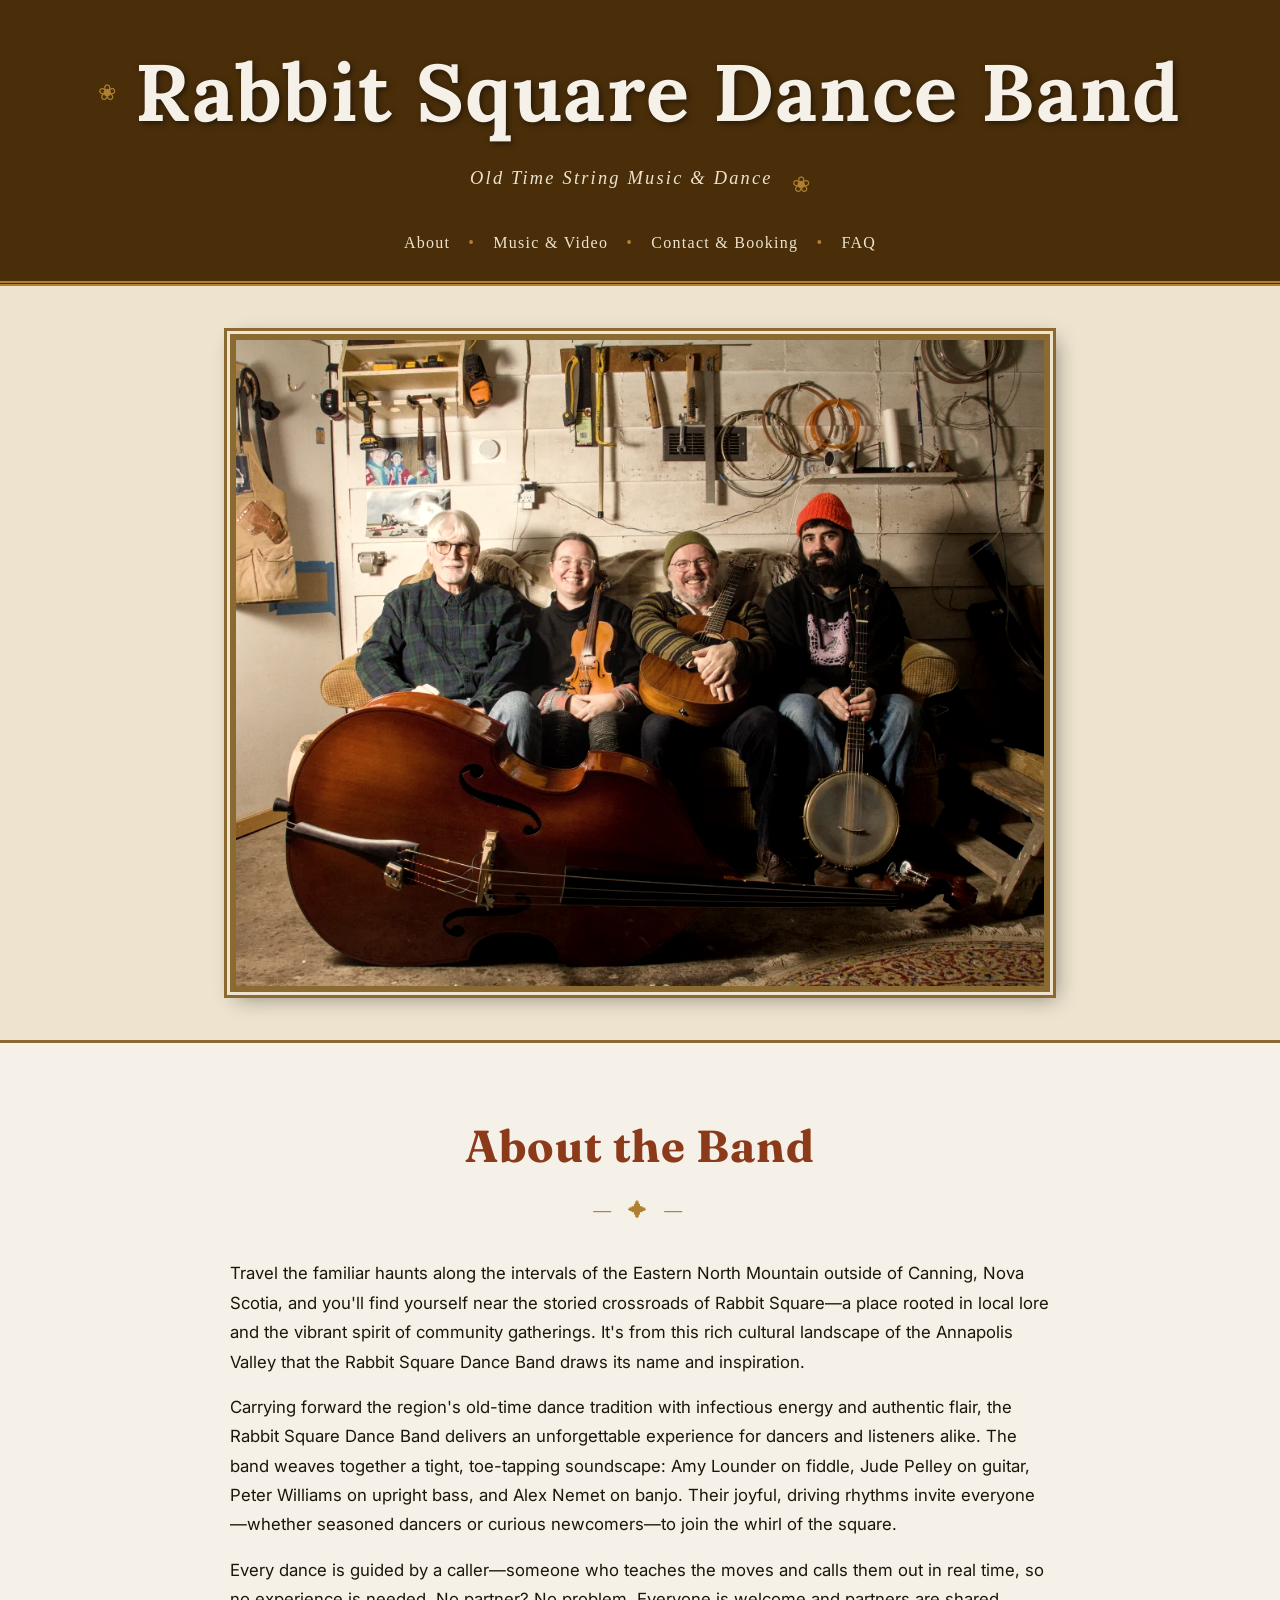
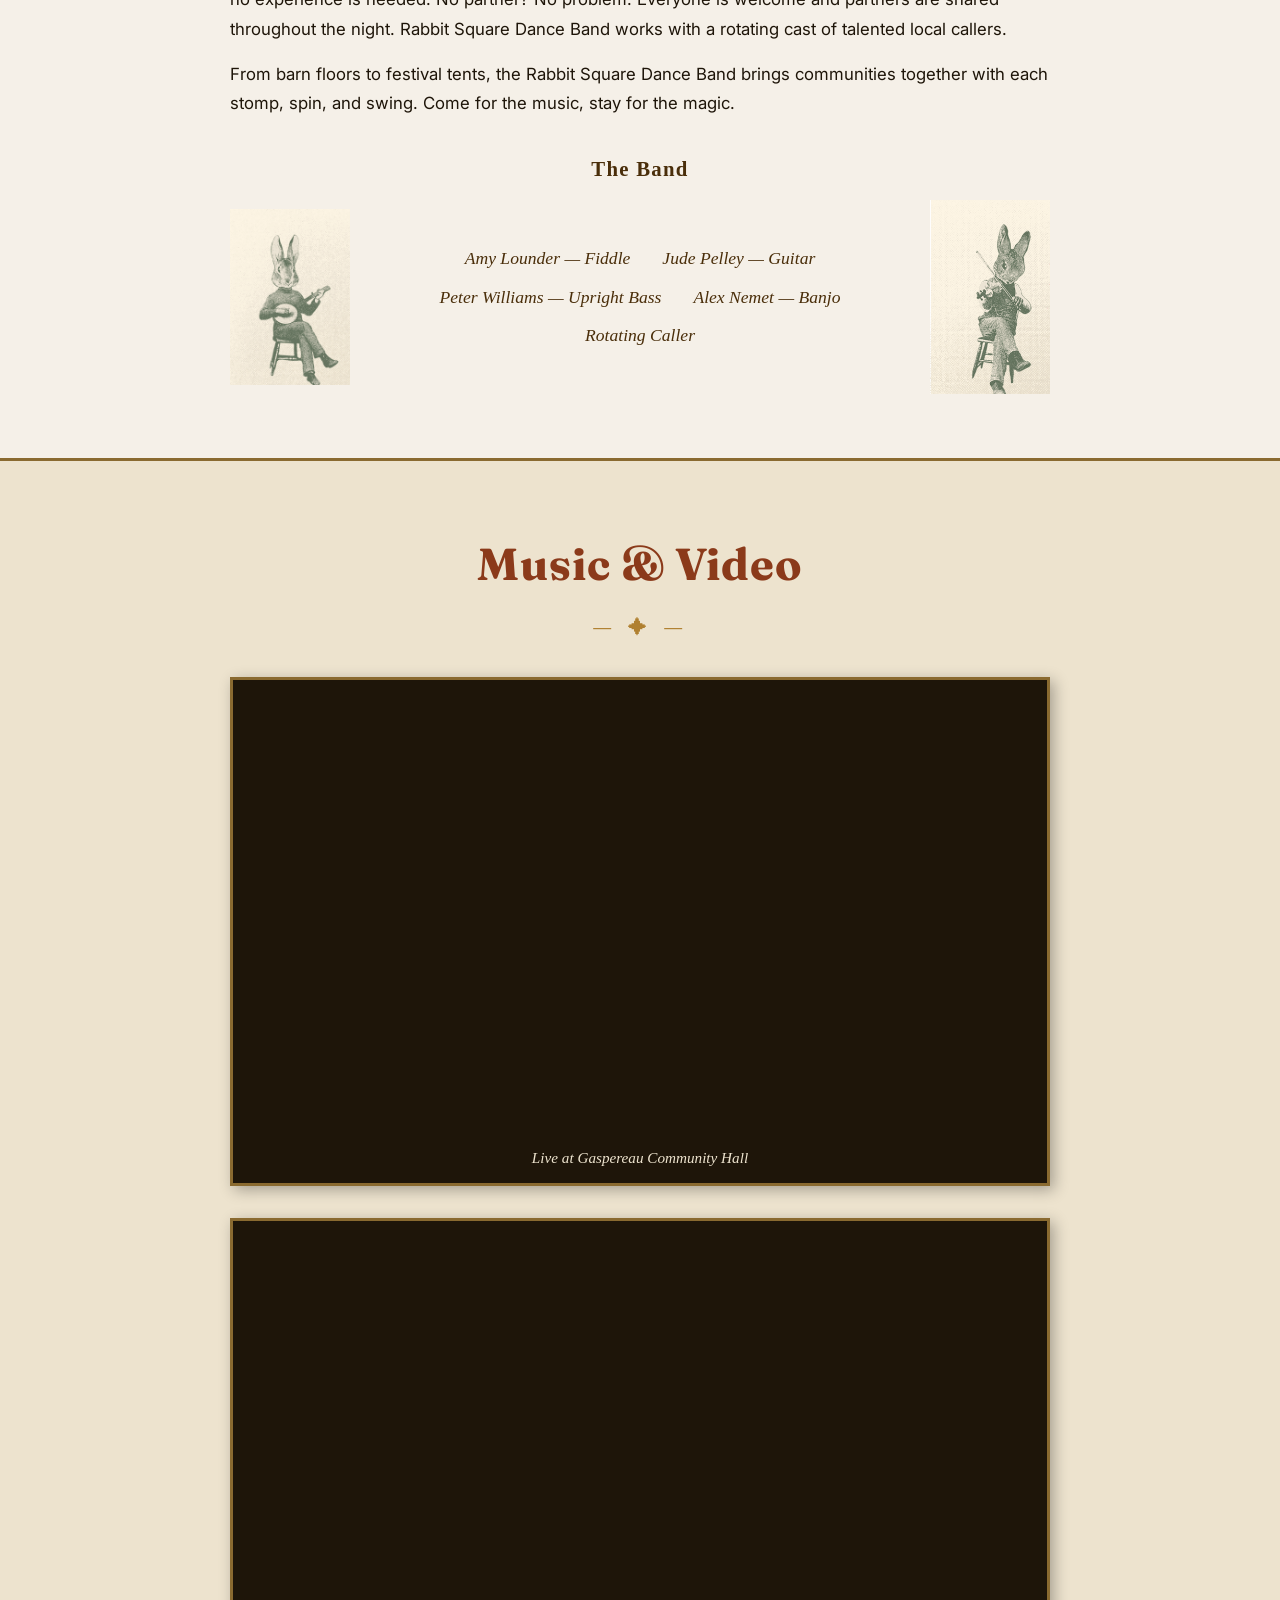
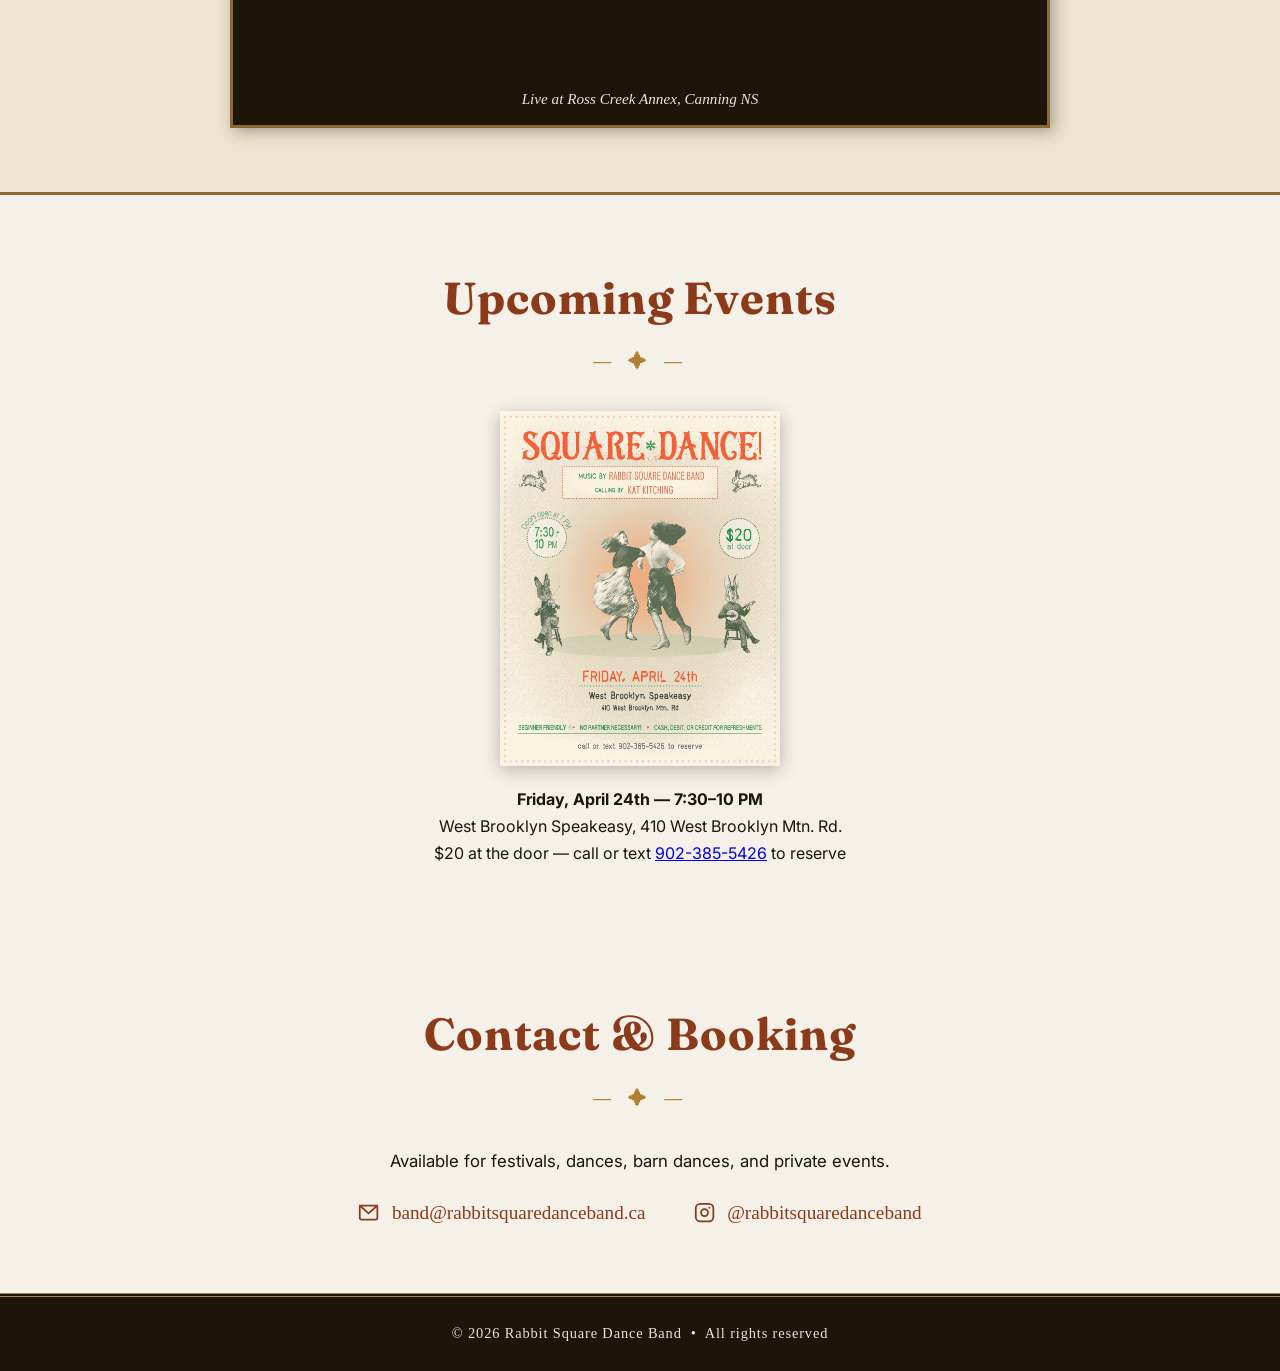
<file: index.html>
<!DOCTYPE html>
<html lang="en">
<head>
  <meta charset="UTF-8" />
  <meta name="viewport" content="width=device-width, initial-scale=1.0" />
  <title>Rabbit Square Dance Band | Old Time String Music & Square Dance, Nova Scotia</title>
  <meta name="description" content="The Rabbit Square Dance Band plays old time string music and calls square dances across Nova Scotia and the Annapolis Valley. Available for barn dances, festivals, and community events." />
  <meta name="keywords" content="Rabbit Square Dance Band, old time music Nova Scotia, square dance Nova Scotia, Annapolis Valley string band, barn dance Nova Scotia, old time string band, fiddle music Nova Scotia, square dance band Maritimes, community dance Nova Scotia, Canning Nova Scotia music" />

  <link rel="canonical" href="https://rabbitsquaredanceband.ca" />

  <!-- Open Graph -->
  <meta property="og:title" content="Rabbit Square Dance Band" />
  <meta property="og:description" content="Old time string music &amp; square dance from the Annapolis Valley, Nova Scotia." />
  <meta property="og:type" content="website" />
  <meta property="og:url" content="https://rabbitsquaredanceband.ca" />
  <meta property="og:image" content="https://rabbitsquaredanceband.ca/rabbit-square-dance-band.jpg" />

  <!-- Structured Data: Band -->
  <script type="application/ld+json">
  {
    "@context": "https://schema.org",
    "@type": "MusicGroup",
    "name": "Rabbit Square Dance Band",
    "description": "Old time string music and square dance band from the Annapolis Valley, Nova Scotia. Available for barn dances, festivals, and community events across Nova Scotia and the Maritimes.",
    "genre": ["Old Time", "Folk", "Square Dance", "String Band"],
    "areaServed": {
      "@type": "Place",
      "name": "Nova Scotia, Canada"
    },
    "url": "https://rabbitsquaredanceband.ca",
    "sameAs": [
      "https://www.instagram.com/rabbitsquaredanceband/"
    ],
    "member": [
      { "@type": "Person", "name": "Amy Lounder", "instrument": "Fiddle" },
      { "@type": "Person", "name": "Jude Pelley", "instrument": "Guitar" },
      { "@type": "Person", "name": "Peter Williams", "instrument": "Upright Bass" },
      { "@type": "Person", "name": "Alex Nemet", "instrument": "Banjo" }
    ],
    "contactPoint": {
      "@type": "ContactPoint",
      "email": "band@rabbitsquaredanceband.ca",
      "contactType": "Booking"
    }
  }
  </script>

  <!-- Structured Data: Upcoming Event -->
  <script type="application/ld+json">
  {
    "@context": "https://schema.org",
    "@type": "DanceEvent",
    "name": "Square Dance at West Brooklyn Speakeasy",
    "description": "An evening of live old-time music and square dancing with Rabbit Square Dance Band. No experience or partner needed. Caller teaches all the moves.",
    "startDate": "2026-04-24T19:30",
    "endDate": "2026-04-24T22:00",
    "eventStatus": "https://schema.org/EventScheduled",
    "eventAttendanceMode": "https://schema.org/OfflineEventAttendanceMode",
    "location": {
      "@type": "Place",
      "name": "West Brooklyn Speakeasy",
      "address": {
        "@type": "PostalAddress",
        "streetAddress": "410 West Brooklyn Mtn. Rd.",
        "addressRegion": "NS",
        "addressCountry": "CA"
      }
    },
    "organizer": {
      "@type": "MusicGroup",
      "name": "Rabbit Square Dance Band",
      "url": "https://rabbitsquaredanceband.ca"
    },
    "offers": {
      "@type": "Offer",
      "price": "20",
      "priceCurrency": "CAD",
      "availability": "https://schema.org/InStock",
      "url": "https://rabbitsquaredanceband.ca"
    },
    "performer": {
      "@type": "MusicGroup",
      "name": "Rabbit Square Dance Band"
    }
  }
  </script>

  <link rel="preconnect" href="https://fonts.googleapis.com" />
  <link rel="preconnect" href="https://fonts.gstatic.com" crossorigin />
  <link href="https://fonts.googleapis.com/css2?family=Lora:ital,wght@0,700;1,400&family=Fraunces:ital,opsz,wght@0,9..144,700;1,9..144,400&family=IM+Fell+English:ital@0;1&family=Inter:wght@400;500&display=swap" rel="stylesheet" />
  <link rel="stylesheet" href="style.css" />
</head>
<body>

  <header>
    <div class="header-inner">
      <div class="ornament">&#10048;</div>
      <h1>Rabbit Square Dance Band</h1>
      <p class="tagline">Old Time String Music &amp; Dance</p>
      <div class="ornament">&#10048;</div>
    </div>
    <nav>
      <a href="#about">About</a>
      <span class="nav-sep">&bull;</span>
      <a href="#music">Music &amp; Video</a>
      <span class="nav-sep">&bull;</span>
      <a href="#contact">Contact &amp; Booking</a>
      <span class="nav-sep">&bull;</span>
      <a href="faq.html">FAQ</a>
    </nav>
  </header>

  <main>

    <!-- BAND PHOTO -->
    <section class="photo-section">
      <div class="photo-frame">
        <picture>
          <source srcset="rabbit-square-dance-band.webp" type="image/webp" />
          <img src="rabbit-square-dance-band.jpg" alt="Rabbit Square old time string band" class="lightbox-trigger" />
        </picture>
      </div>

      <!-- Lightbox -->
      <div class="lightbox" id="lightbox">
        <button class="lightbox-close" aria-label="Close">&times;</button>
        <picture>
          <source srcset="rabbit-square-dance-band.webp" type="image/webp" />
          <img src="rabbit-square-dance-band.jpg" alt="Rabbit Square old time string band" />
        </picture>
      </div>
    </section>

    <!-- ABOUT -->
    <section id="about" class="section">
      <div class="section-inner">
        <h2>About the Band</h2>
        <div class="divider">&#11835; &#10022; &#11835;</div>
        <div class="bio">
          <p>Travel the familiar haunts along the intervals of the Eastern North Mountain outside of Canning, Nova Scotia, and you'll find yourself near the storied crossroads of Rabbit Square—a place rooted in local lore and the vibrant spirit of community gatherings. It's from this rich cultural landscape of the Annapolis Valley that the Rabbit Square Dance Band draws its name and inspiration.</p>
          <p>Carrying forward the region's old-time dance tradition with infectious energy and authentic flair, the Rabbit Square Dance Band delivers an unforgettable experience for dancers and listeners alike. The band weaves together a tight, toe-tapping soundscape: Amy Lounder on fiddle, Jude Pelley on guitar, Peter Williams on upright bass, and Alex Nemet on banjo. Their joyful, driving rhythms invite everyone—whether seasoned dancers or curious newcomers—to join the whirl of the square.</p>
          <p>Every dance is guided by a caller—someone who teaches the moves and calls them out in real time, so no experience is needed. No partner? No problem. Everyone is welcome and partners are shared throughout the night. Rabbit Square Dance Band works with a rotating cast of talented local callers.</p>
          <p>From barn floors to festival tents, the Rabbit Square Dance Band brings communities together with each stomp, spin, and swing. Come for the music, stay for the magic.</p>
        </div>
        <div class="lineup">
          <h3>The Band</h3>
          <div class="lineup-inner">
            <img src="rabbit-banjo.png" alt="" class="rabbit-illustration" />
            <ul>
              <li>Amy Lounder &mdash; Fiddle</li>
              <li>Jude Pelley &mdash; Guitar</li>
              <li>Peter Williams &mdash; Upright Bass</li>
              <li>Alex Nemet &mdash; Banjo</li>
              <li><em>Rotating Caller</em></li>
            </ul>
            <img src="rabbit-bass.png" alt="" class="rabbit-illustration rabbit-flip" />
          </div>
        </div>
      </div>
    </section>

    <!-- VIDEO -->
    <section id="music" class="section section-alt">
      <div class="section-inner">
        <h2>Music &amp; Video</h2>
        <div class="divider">&#11835; &#10022; &#11835;</div>
        <div class="videos">

          <!-- To add a YouTube video, replace VIDEO_ID with the ID from the URL -->
          <!-- e.g. youtube.com/watch?v=VIDEO_ID -->

          <div class="video-card">
            <div class="video-embed">
              <iframe src="https://www.youtube.com/embed/RYoYJk1xxeY" title="Rabbit Square Dance Band" frameborder="0" allowfullscreen></iframe>
            </div>
            <p class="video-caption">Live at Gaspereau Community Hall</p>
          </div>

          <div class="video-card">
            <div class="video-embed">
              <iframe src="https://www.youtube.com/embed/c9sseYWg55M" title="Rabbit Square Dance Band — Live at Ross Creek Annex" frameborder="0" allowfullscreen></iframe>
            </div>
            <p class="video-caption">Live at Ross Creek Annex, Canning NS</p>
          </div>

        </div>
      </div>
    </section>

    <!-- FLYERS -->
    <section class="section flyer-section">
      <div class="section-inner">
        <h2>Upcoming Events</h2>
        <div class="divider">&#11835; &#10022; &#11835;</div>
        <div class="flyer-grid">
          <img src="posters/Square Dance Poster (West Brooklyn Speakeasy)(Instagram Post).png" alt="Square Dance at West Brooklyn Speakeasy poster" class="flyer-thumb lightbox-trigger-flyer" />
        </div>
        <p class="event-details"><strong>Friday, April 24th &mdash; 7:30&ndash;10 PM</strong><br>West Brooklyn Speakeasy, 410 West Brooklyn Mtn. Rd.<br>$20 at the door &mdash; call or text <a href="tel:9023855426">902-385-5426</a> to reserve</p>
      </div>
    </section>

    <div class="lightbox" id="lightbox-flyer">
      <button class="lightbox-close lightbox-close-flyer" aria-label="Close">&times;</button>
      <img src="posters/Square Dance Poster (West Brooklyn Speakeasy)(Instagram Post).png" alt="Square Dance at West Brooklyn Speakeasy poster" />
    </div>

    <!-- DANCERS DIVIDER (commented out while poster is in Upcoming Events section) -->
    <!--
    <div class="dancers-divider">
      <img src="dancers.png" alt="Square dancers" />
    </div>
    -->

    <!-- CONTACT -->
    <section id="contact" class="section">
      <div class="section-inner">
        <h2>Contact &amp; Booking</h2>
        <div class="divider">&#11835; &#10022; &#11835;</div>
        <p class="contact-text">
          Available for festivals, dances, barn dances, and private events.
        </p>
        <div class="contact-links">
          <a href="mailto:band@rabbitsquaredanceband.ca">
            <svg class="contact-icon" xmlns="http://www.w3.org/2000/svg" viewBox="0 0 24 24" fill="none" stroke="currentColor" stroke-width="2" stroke-linecap="round" stroke-linejoin="round"><rect x="2" y="4" width="20" height="16" rx="2"/><polyline points="2,4 12,13 22,4"/></svg>
            band@rabbitsquaredanceband.ca
          </a>
          <a href="https://www.instagram.com/rabbitsquaredanceband/" target="_blank" rel="noopener">
            <svg class="contact-icon" xmlns="http://www.w3.org/2000/svg" viewBox="0 0 24 24" fill="none" stroke="currentColor" stroke-width="2" stroke-linecap="round" stroke-linejoin="round"><rect x="2" y="2" width="20" height="20" rx="5" ry="5"/><circle cx="12" cy="12" r="4"/><circle cx="17.5" cy="6.5" r="1" fill="currentColor" stroke="none"/></svg>
            @rabbitsquaredanceband
          </a>
        </div>
      </div>
    </section>

  </main>

  <footer>
    <p>&copy; <script>document.write(new Date().getFullYear())</script> Rabbit Square Dance Band &nbsp;&bull;&nbsp; All rights reserved</p>
  </footer>

  <script>
    const lightbox = document.getElementById('lightbox');
    document.querySelector('.lightbox-trigger').addEventListener('click', () => lightbox.classList.add('open'));
    document.querySelector('.lightbox-close').addEventListener('click', () => lightbox.classList.remove('open'));
    lightbox.addEventListener('click', e => { if (e.target === lightbox) lightbox.classList.remove('open'); });

    const lightboxFlyer = document.getElementById('lightbox-flyer');
    document.querySelector('.lightbox-trigger-flyer').addEventListener('click', () => lightboxFlyer.classList.add('open'));
    document.querySelector('.lightbox-close-flyer').addEventListener('click', () => lightboxFlyer.classList.remove('open'));
    lightboxFlyer.addEventListener('click', e => { if (e.target === lightboxFlyer) lightboxFlyer.classList.remove('open'); });

    document.addEventListener('keydown', e => {
      if (e.key === 'Escape') {
        lightbox.classList.remove('open');
        lightboxFlyer.classList.remove('open');
      }
    });
  </script>
</body>
</html>
</file>
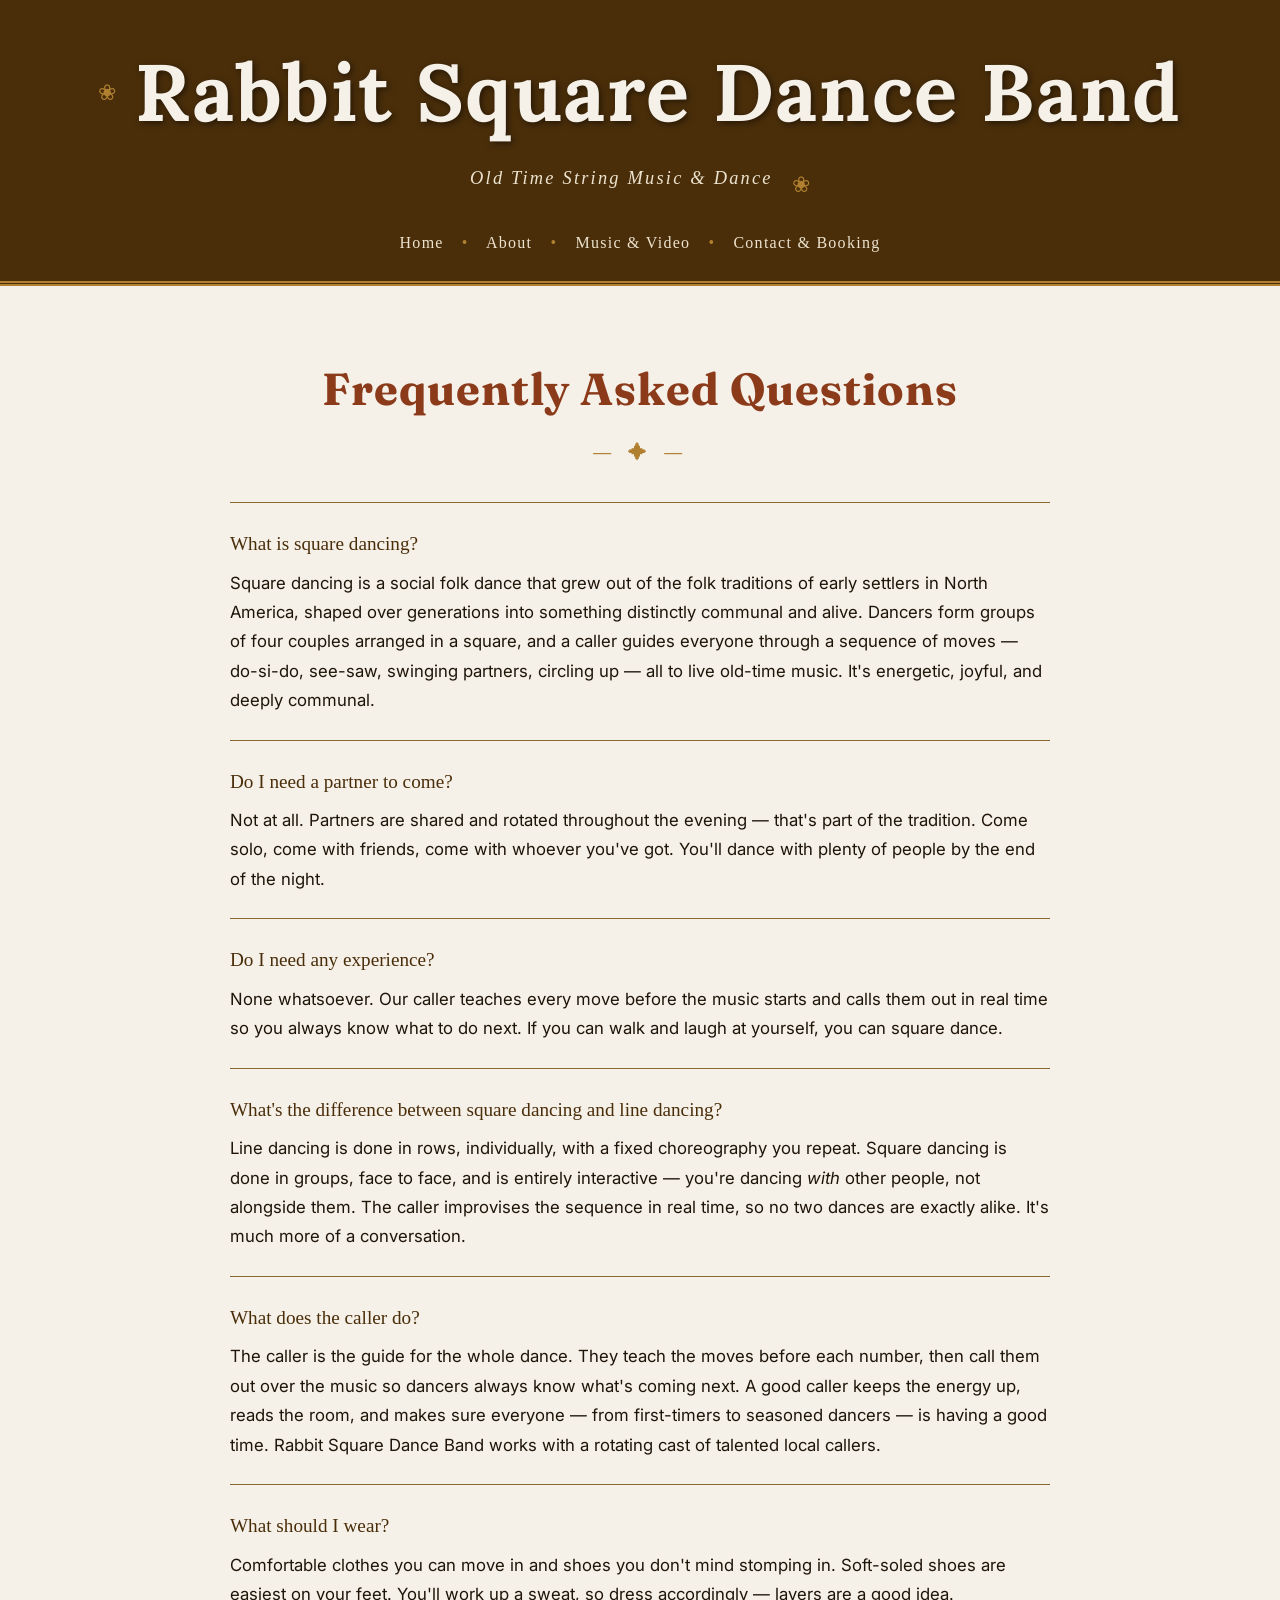
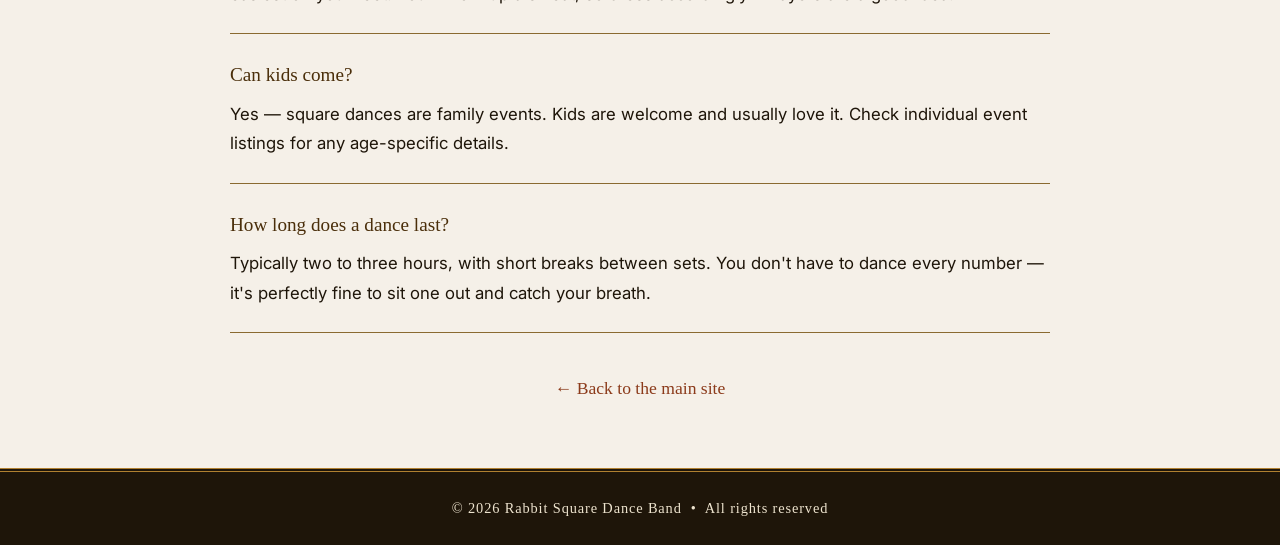
<file: faq.html>
<!DOCTYPE html>
<html lang="en">
<head>
  <meta charset="UTF-8" />
  <meta name="viewport" content="width=device-width, initial-scale=1.0" />
  <title>Square Dance FAQ | Rabbit Square Dance Band — Nova Scotia</title>
  <meta name="description" content="New to square dancing? No partner? No experience? No problem. Everything you need to know about coming to a Rabbit Square Dance Band event in Nova Scotia." />
  <link rel="canonical" href="https://rabbitsquaredanceband.ca/faq.html" />

  <!-- Open Graph -->
  <meta property="og:title" content="Square Dance FAQ | Rabbit Square Dance Band" />
  <meta property="og:description" content="New to square dancing? No partner? No experience? No problem. Everything you need to know about coming to one of our dances in Nova Scotia." />
  <meta property="og:type" content="website" />
  <meta property="og:url" content="https://rabbitsquaredanceband.ca/faq.html" />
  <meta property="og:image" content="https://rabbitsquaredanceband.ca/rabbit-square-dance-band.jpg" />

  <!-- Structured Data: FAQ -->
  <script type="application/ld+json">
  {
    "@context": "https://schema.org",
    "@type": "FAQPage",
    "mainEntity": [
      {
        "@type": "Question",
        "name": "What is square dancing?",
        "acceptedAnswer": {
          "@type": "Answer",
          "text": "Square dancing is a social folk dance that grew out of the folk traditions of early settlers in North America, shaped over generations into something distinctly communal and alive. Dancers form groups of four couples arranged in a square, and a caller guides everyone through a sequence of moves — do-si-do, see-saw, swinging partners, circling up — all to live old-time music."
        }
      },
      {
        "@type": "Question",
        "name": "Do I need a partner to come?",
        "acceptedAnswer": {
          "@type": "Answer",
          "text": "Not at all. Partners are shared and rotated throughout the evening — that's part of the tradition. Come solo, come with friends, come with whoever you've got. You'll dance with plenty of people by the end of the night."
        }
      },
      {
        "@type": "Question",
        "name": "Do I need any experience?",
        "acceptedAnswer": {
          "@type": "Answer",
          "text": "None whatsoever. Our caller teaches every move before the music starts and calls them out in real time so you always know what to do next. If you can walk and laugh at yourself, you can square dance."
        }
      },
      {
        "@type": "Question",
        "name": "What's the difference between square dancing and line dancing?",
        "acceptedAnswer": {
          "@type": "Answer",
          "text": "Line dancing is done in rows, individually, with a fixed choreography you repeat. Square dancing is done in groups, face to face, and is entirely interactive — you're dancing with other people, not alongside them. The caller improvises the sequence in real time, so no two dances are exactly alike."
        }
      },
      {
        "@type": "Question",
        "name": "What does the caller do?",
        "acceptedAnswer": {
          "@type": "Answer",
          "text": "The caller is the guide for the whole dance. They teach the moves before each number, then call them out over the music so dancers always know what's coming next. Rabbit Square Dance Band works with a rotating cast of talented local callers."
        }
      },
      {
        "@type": "Question",
        "name": "What should I wear?",
        "acceptedAnswer": {
          "@type": "Answer",
          "text": "Comfortable clothes you can move in and shoes you don't mind stomping in. Soft-soled shoes are easiest on your feet. You'll work up a sweat, so dress accordingly — layers are a good idea."
        }
      },
      {
        "@type": "Question",
        "name": "Can kids come?",
        "acceptedAnswer": {
          "@type": "Answer",
          "text": "Yes — square dances are family events. Kids are welcome and usually love it. Check individual event listings for any age-specific details."
        }
      },
      {
        "@type": "Question",
        "name": "How long does a dance last?",
        "acceptedAnswer": {
          "@type": "Answer",
          "text": "Typically two to three hours, with short breaks between sets. You don't have to dance every number — it's perfectly fine to sit one out and catch your breath."
        }
      }
    ]
  }
  </script>

  <link rel="preconnect" href="https://fonts.googleapis.com" />
  <link rel="preconnect" href="https://fonts.gstatic.com" crossorigin />
  <link href="https://fonts.googleapis.com/css2?family=Lora:ital,wght@0,700;1,400&family=Fraunces:ital,opsz,wght@0,9..144,700;1,9..144,400&family=IM+Fell+English:ital@0;1&family=Inter:wght@400;500&display=swap" rel="stylesheet" />
  <link rel="stylesheet" href="style.css" />
  <style>
    .faq-list {
      text-align: left;
      margin-top: 1rem;
    }

    .faq-item {
      border-top: 1px solid var(--border);
      padding: 1.5rem 0;
    }

    .faq-item:last-child {
      border-bottom: 1px solid var(--border);
    }

    .faq-question {
      font-family: 'IM Fell English', serif;
      font-size: 1.2rem;
      color: var(--brown);
      margin-bottom: 0.5rem;
    }

    .faq-answer {
      font-size: 1.05rem;
      line-height: 1.75;
    }

    .back-link {
      display: inline-block;
      margin-top: 2.5rem;
      font-family: 'IM Fell English', serif;
      font-size: 1.1rem;
      color: var(--rust);
      text-decoration: none;
      transition: color 0.2s;
    }

    .back-link:hover { color: var(--gold); }
  </style>
</head>
<body>

  <header>
    <div class="header-inner">
      <div class="ornament">&#10048;</div>
      <h1>Rabbit Square Dance Band</h1>
      <p class="tagline">Old Time String Music &amp; Dance</p>
      <div class="ornament">&#10048;</div>
    </div>
    <nav>
      <a href="index.html">Home</a>
      <span class="nav-sep">&bull;</span>
      <a href="index.html#about">About</a>
      <span class="nav-sep">&bull;</span>
      <a href="index.html#music">Music &amp; Video</a>
      <span class="nav-sep">&bull;</span>
      <a href="index.html#contact">Contact &amp; Booking</a>
    </nav>
  </header>

  <main>
    <section class="section">
      <div class="section-inner">
        <h2>Frequently Asked Questions</h2>
        <div class="divider">&#11835; &#10022; &#11835;</div>

        <div class="faq-list">

          <div class="faq-item">
            <p class="faq-question">What is square dancing?</p>
            <p class="faq-answer">Square dancing is a social folk dance that grew out of the folk traditions of early settlers in North America, shaped over generations into something distinctly communal and alive. Dancers form groups of four couples arranged in a square, and a caller guides everyone through a sequence of moves — do-si-do, see-saw, swinging partners, circling up — all to live old-time music. It's energetic, joyful, and deeply communal.</p>
          </div>

          <div class="faq-item">
            <p class="faq-question">Do I need a partner to come?</p>
            <p class="faq-answer">Not at all. Partners are shared and rotated throughout the evening — that's part of the tradition. Come solo, come with friends, come with whoever you've got. You'll dance with plenty of people by the end of the night.</p>
          </div>

          <div class="faq-item">
            <p class="faq-question">Do I need any experience?</p>
            <p class="faq-answer">None whatsoever. Our caller teaches every move before the music starts and calls them out in real time so you always know what to do next. If you can walk and laugh at yourself, you can square dance.</p>
          </div>

          <div class="faq-item">
            <p class="faq-question">What's the difference between square dancing and line dancing?</p>
            <p class="faq-answer">Line dancing is done in rows, individually, with a fixed choreography you repeat. Square dancing is done in groups, face to face, and is entirely interactive — you're dancing <em>with</em> other people, not alongside them. The caller improvises the sequence in real time, so no two dances are exactly alike. It's much more of a conversation.</p>
          </div>

          <div class="faq-item">
            <p class="faq-question">What does the caller do?</p>
            <p class="faq-answer">The caller is the guide for the whole dance. They teach the moves before each number, then call them out over the music so dancers always know what's coming next. A good caller keeps the energy up, reads the room, and makes sure everyone — from first-timers to seasoned dancers — is having a good time. Rabbit Square Dance Band works with a rotating cast of talented local callers.</p>
          </div>

          <div class="faq-item">
            <p class="faq-question">What should I wear?</p>
            <p class="faq-answer">Comfortable clothes you can move in and shoes you don't mind stomping in. Soft-soled shoes are easiest on your feet. You'll work up a sweat, so dress accordingly — layers are a good idea.</p>
          </div>

          <div class="faq-item">
            <p class="faq-question">Can kids come?</p>
            <p class="faq-answer">Yes — square dances are family events. Kids are welcome and usually love it. Check individual event listings for any age-specific details.</p>
          </div>

          <div class="faq-item">
            <p class="faq-question">How long does a dance last?</p>
            <p class="faq-answer">Typically two to three hours, with short breaks between sets. You don't have to dance every number — it's perfectly fine to sit one out and catch your breath.</p>
          </div>

        </div>

        <a href="index.html" class="back-link">&larr; Back to the main site</a>

      </div>
    </section>
  </main>

  <footer>
    <p>&copy; <script>document.write(new Date().getFullYear())</script> Rabbit Square Dance Band &nbsp;&bull;&nbsp; All rights reserved</p>
  </footer>

</body>
</html>
</file>
<file: style.css>
/* ── Base & Reset ── */
*, *::before, *::after { box-sizing: border-box; margin: 0; padding: 0; }

:root {
  --cream:   #f5f0e8;
  --parchment: #ede3ce;
  --dark:    #1e1509;
  --brown:   #4a2e0a;
  --rust:    #8b3a1a;
  --gold:    #b08030;
  --border:  #8a6a30;
}

html { scroll-behavior: smooth; }

body {
  background-color: var(--cream);
  color: var(--dark);
  font-family: 'Inter', Georgia, sans-serif;
  font-size: 17px;
  line-height: 1.75;
}

/* ── Header ── */
header {
  background-color: var(--brown);
  color: var(--cream);
  text-align: center;
  padding: 3rem 1rem 1.5rem;
  border-bottom: 5px double var(--gold);
}

.header-inner {
  display: flex;
  align-items: center;
  justify-content: center;
  gap: 1.2rem;
  flex-wrap: wrap;
  margin-bottom: 0.5rem;
}

h1 {
  font-family: 'Lora', serif;
  font-size: clamp(2.8rem, 8vw, 5rem);
  font-weight: 700;
  letter-spacing: 0.02em;
  text-shadow: 2px 2px 6px rgba(0,0,0,0.5);
  line-height: 1.1;
}

.tagline {
  font-family: 'IM Fell English', serif;
  font-style: italic;
  font-size: 1.15rem;
  letter-spacing: 0.12em;
  color: var(--parchment);
  margin-top: 0.4rem;
  margin-bottom: 1.2rem;
}

.ornament {
  font-size: 1.4rem;
  color: var(--gold);
}

nav {
  margin-top: 1rem;
  font-family: 'IM Fell English', serif;
  font-size: 1rem;
  letter-spacing: 0.08em;
}

nav a {
  color: var(--parchment);
  text-decoration: none;
  transition: color 0.2s;
}
nav a:hover { color: var(--gold); }

.nav-sep {
  margin: 0 0.8rem;
  color: var(--gold);
}

/* ── Band Photo ── */
.photo-section {
  display: flex;
  justify-content: center;
  padding: 3rem 1rem;
  background: var(--parchment);
  border-bottom: 3px solid var(--border);
}

.photo-frame {
  border: 6px solid var(--border);
  box-shadow:
    0 0 0 3px var(--parchment),
    0 0 0 6px var(--border),
    6px 6px 20px rgba(0,0,0,0.4);
  max-width: 820px;
  width: 100%;
  background: #2a1a08;
}

.photo-frame img {
  display: block;
  width: 100%;
  height: auto;
  filter: sepia(20%) contrast(1.05);
}

/* ── Lightbox ── */
.lightbox-trigger {
  cursor: zoom-in;
}

.lightbox {
  display: none;
  position: fixed;
  inset: 0;
  background: rgba(0,0,0,0.85);
  z-index: 1000;
  justify-content: center;
  align-items: center;
  padding: 2rem;
}

.lightbox.open {
  display: flex;
}

.lightbox img {
  max-width: 100%;
  max-height: 90vh;
  box-shadow: 0 0 40px rgba(0,0,0,0.8);
  filter: sepia(20%) contrast(1.05);
}

.lightbox-close {
  position: absolute;
  top: 1rem;
  right: 1.5rem;
  background: none;
  border: none;
  color: var(--cream);
  font-size: 2.5rem;
  cursor: pointer;
  line-height: 1;
  opacity: 0.8;
  transition: opacity 0.2s;
}
.lightbox-close:hover { opacity: 1; }

/* ── Flyer Section ── */
.flyer-grid {
  display: flex;
  justify-content: center;
  gap: 1.5rem;
  flex-wrap: wrap;
}

.flyer-thumb {
  width: 280px;
  cursor: zoom-in;
  box-shadow: 0 4px 16px rgba(0,0,0,0.25);
  transition: transform 0.2s, box-shadow 0.2s;
}

.flyer-thumb:hover {
  transform: translateY(-3px);
  box-shadow: 0 8px 24px rgba(0,0,0,0.35);
}

.event-details {
  margin-top: 1.25rem;
  text-align: center;
  font-size: 1rem;
  line-height: 1.7;
}

/* ── Sections ── */
.section {
  padding: 4rem 1rem;
}

.section-alt {
  background-color: var(--parchment);
  border-top: 3px solid var(--border);
  border-bottom: 3px solid var(--border);
}

.section-inner {
  max-width: 820px;
  margin: 0 auto;
  text-align: center;
}

h2 {
  font-family: 'Fraunces', serif;
  font-size: clamp(1.8rem, 5vw, 2.8rem);
  font-weight: 700;
  font-variation-settings: 'WONK' 1;
  color: var(--rust);
  letter-spacing: 0.02em;
  margin-bottom: 0.4rem;
}

h3 {
  font-family: 'IM Fell English', serif;
  font-size: 1.3rem;
  color: var(--brown);
  margin: 2rem 0 0.8rem;
  letter-spacing: 0.06em;
}

.divider {
  color: var(--gold);
  font-size: 1.2rem;
  letter-spacing: 0.3em;
  margin: 0.5rem 0 2rem;
}

/* ── Bio ── */
.bio {
  text-align: left;
  font-size: 1.05rem;
}

.bio p + p { margin-top: 1rem; }

/* ── Lineup ── */
.lineup ul {
  list-style: none;
  display: flex;
  flex-wrap: wrap;
  justify-content: center;
  gap: 0.5rem 2rem;
  font-family: 'IM Fell English', serif;
  font-style: italic;
  font-size: 1.1rem;
  color: var(--brown);
}

/* ── Videos ── */
.videos {
  display: grid;
  grid-template-columns: repeat(auto-fit, minmax(min(420px, 100%), 1fr));
  gap: 2rem;
  margin-top: 1rem;
  max-width: 1100px;
  margin-left: auto;
  margin-right: auto;
}

.video-card {
  border: 3px solid var(--border);
  background: var(--dark);
  padding: 0.5rem;
  box-shadow: 4px 4px 14px rgba(0,0,0,0.3);
}

.video-embed {
  position: relative;
  padding-bottom: 56.25%;
  height: 0;
  overflow: hidden;
}

.video-embed iframe {
  position: absolute;
  inset: 0;
  width: 100%;
  height: 100%;
}

.video-caption {
  color: var(--parchment);
  font-family: 'IM Fell English', serif;
  font-style: italic;
  font-size: 0.95rem;
  padding: 0.5rem 0.25rem 0.25rem;
}

/* ── Lineup illustrations ── */
.lineup-inner {
  display: flex;
  align-items: center;
  justify-content: center;
  gap: 2rem;
}

.rabbit-illustration {
  width: 120px;
  opacity: 0.85;
}

.rabbit-flip {
  transform: scaleX(-1);
}

@media (max-width: 600px) {
  .rabbit-illustration { display: none; }
}

/* ── Dancers divider ── */
.dancers-divider {
  display: flex;
  justify-content: center;
  padding: 2rem 1rem 0;
  background: var(--cream);
}

.dancers-divider img {
  width: 260px;
  opacity: 0.9;
}

/* ── Contact ── */
.contact-text {
  font-size: 1.05rem;
  margin-bottom: 1.2rem;
}

.contact-links {
  display: flex;
  justify-content: center;
  gap: 3rem;
  flex-wrap: wrap;
  margin-top: 0.5rem;
}

.contact-links a {
  font-family: 'IM Fell English', serif;
  font-size: 1.2rem;
  color: var(--rust);
  text-decoration: none;
  transition: color 0.2s;
}
.contact-links a:hover {
  color: var(--gold);
}

.contact-icon, .ig-icon {
  width: 1.1em;
  height: 1.1em;
  vertical-align: middle;
  margin-right: 0.4em;
  position: relative;
  top: -0.1em;
}


/* ── Footer ── */
footer {
  background-color: var(--dark);
  color: var(--parchment);
  text-align: center;
  padding: 1.5rem 1rem;
  font-family: 'IM Fell English', serif;
  font-size: 0.9rem;
  letter-spacing: 0.06em;
  border-top: 4px double var(--gold);
}

/* ── Responsive ── */
@media (max-width: 600px) {
  .header-inner { flex-direction: column; gap: 0.5rem; }
  .ornament { display: none; }
}
</file>
